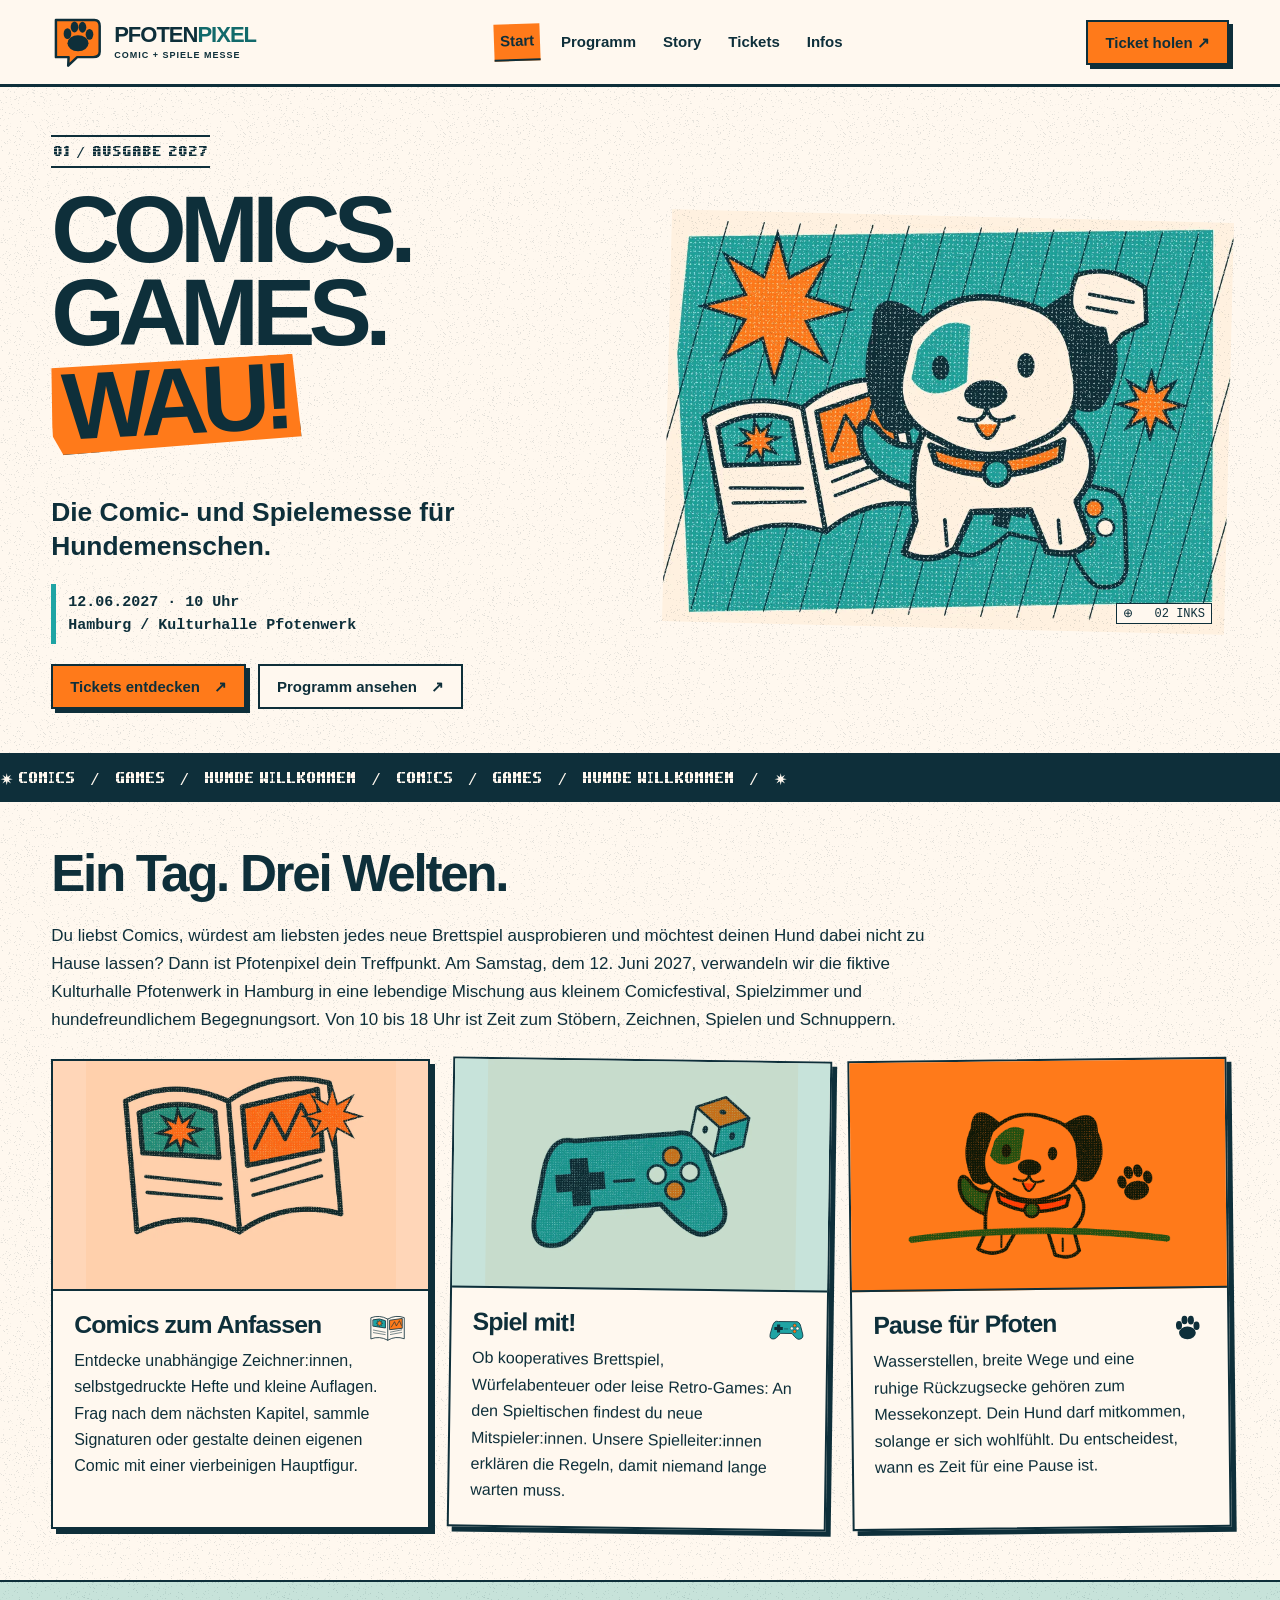
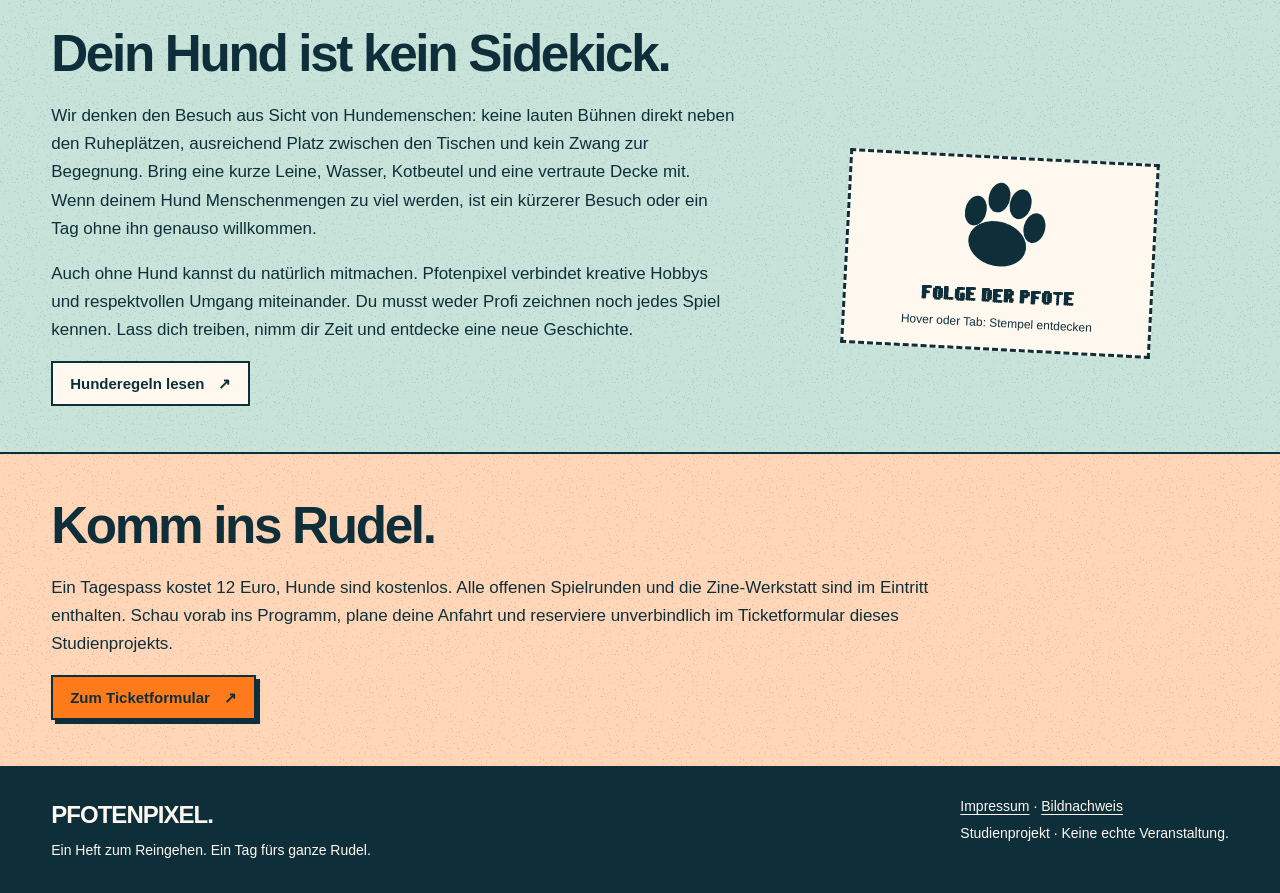
<file: index.html>
<!doctype html>
<html lang="de"><head><meta charset="utf-8"><meta name="viewport" content="width=device-width, initial-scale=1"><title>Pfotenpixel 2027 – Comic- und Spielemesse</title><meta name="description" content="Comics, Brettspiele und kreative Workshops für Menschen mit Hund: Entdecke die fiktive Pfotenpixel-Messe am 12. Juni 2027 in Hamburg."><link rel="icon" href="assets/favicon.svg" type="image/svg+xml"><link rel="apple-touch-icon" href="assets/apple-touch-icon.png"><link rel="stylesheet" href="css/style.css"><meta property="og:title" content="Pfotenpixel 2027 – Comic- und Spielemesse"><meta property="og:description" content="Comics, Brettspiele und kreative Workshops für Menschen mit Hund: Entdecke die fiktive Pfotenpixel-Messe am 12. Juni 2027 in Hamburg."><meta property="og:image" content="assets/hero.webp"><script type="application/ld+json">{"@context": "https://schema.org", "@type": "Event", "name": "Pfotenpixel – Comic- und Spielemesse", "startDate": "2027-06-12T10:00:00+02:00", "endDate": "2027-06-12T18:00:00+02:00", "location": {"@type": "Place", "name": "Kulturhalle Pfotenwerk (fiktiv)", "address": {"@type": "PostalAddress", "addressLocality": "Hamburg", "addressCountry": "DE"}}, "description": "Fiktives Studienprojekt, keine echte Veranstaltung."}</script><script src="js/script.js" defer></script></head>
<body class="page-index"><a class="skip" href="#inhalt">Zum Inhalt springen</a><header class="site-header"><div class="header-inner"><a class="brand" href="index.html" aria-label="Pfotenpixel, Startseite"><img src="assets/logo.svg" alt="" width="132" height="132"><span>PFOTEN<span>PIXEL</span><small>COMIC + SPIELE MESSE</small></span></a><nav aria-label="Hauptnavigation"><a href="index.html" aria-current="page">Start</a><a href="programm.html">Programm</a><a href="story.html">Story</a><a href="tickets.html">Tickets</a><a href="infos.html">Infos</a></nav><a class="header-ticket" href="tickets.html">Ticket holen ↗</a></div></header>
<main id="inhalt" tabindex="-1"><section class="hero home-hero"><div class="hero-copy"><p class="folio">01 / AUSGABE 2027</p><h1>COMICS.<br>GAMES.<br><span class="overprint">WAU!</span></h1><p class="lead">Die Comic- und Spielemesse für Hundemenschen.</p><div class="event-line"><time datetime="2027-06-12T10:00:00+02:00">12.06.2027 · 10 Uhr</time><span>Hamburg / Kulturhalle Pfotenwerk</span></div><div class="actions"><a class="button " href="tickets.html">Tickets entdecken <span aria-hidden="true">↗</span></a><a class="button outline" href="programm.html">Programm ansehen <span aria-hidden="true">↗</span></a></div></div><div class="hero-art"><img src="assets/hero.webp" alt="Comic-Hund Pixel mit einem offenen Comic, Gamecontroller und Sprechblase." width="900" height="660"><span class="print-mark" aria-hidden="true">⊕ &nbsp; 02 INKS</span></div></section><div class="ticker" aria-label="Comics, Games, Hunde willkommen"><span aria-hidden="true">✷ COMICS &nbsp; / &nbsp; GAMES &nbsp; / &nbsp; HUNDE WILLKOMMEN &nbsp; / &nbsp; COMICS &nbsp; / &nbsp; GAMES &nbsp; / &nbsp; HUNDE WILLKOMMEN &nbsp; / &nbsp; ✷</span></div><section class="section "><h2>Ein Tag. Drei Welten.</h2><p class="intro">Du liebst Comics, würdest am liebsten jedes neue Brettspiel ausprobieren und möchtest deinen Hund dabei nicht zu Hause lassen? Dann ist Pfotenpixel dein Treffpunkt. Am Samstag, dem 12. Juni 2027, verwandeln wir die fiktive Kulturhalle Pfotenwerk in Hamburg in eine lebendige Mischung aus kleinem Comicfestival, Spielzimmer und hundefreundlichem Begegnungsort. Von 10 bis 18 Uhr ist Zeit zum Stöbern, Zeichnen, Spielen und Schnuppern.</p><div class="feature-grid"><article class="feature"><div class="card-art"><img src="assets/comics.webp" alt="Offenes Comic-Heft mit farbigen Panels." width="900" height="660" loading="lazy"></div><div class="card-copy"><img src="assets/comic.svg" alt="" width="120" height="120" loading="lazy" class="mini-icon"><h3>Comics zum Anfassen</h3><p>Entdecke unabhängige Zeichner:innen, selbstgedruckte Hefte und kleine Auflagen. Frag nach dem nächsten Kapitel, sammle Signaturen oder gestalte deinen eigenen Comic mit einer vierbeinigen Hauptfigur.</p></div></article><article class="feature"><div class="card-art"><img src="assets/games.webp" alt="Gamecontroller und Würfel in Petrol und Orange." width="900" height="660" loading="lazy"></div><div class="card-copy"><img src="assets/game.svg" alt="" width="120" height="120" loading="lazy" class="mini-icon"><h3>Spiel mit!</h3><p>Ob kooperatives Brettspiel, Würfelabenteuer oder leise Retro-Games: An den Spieltischen findest du neue Mitspieler:innen. Unsere Spielleiter:innen erklären die Regeln, damit niemand lange warten muss.</p></div></article><article class="feature"><div class="card-art"><img src="assets/pause.png" alt="Hundemaskottchen mit Pfotenabdruck." width="900" height="660" loading="lazy"></div><div class="card-copy"><img src="assets/paw.svg" alt="" width="120" height="120" loading="lazy" class="mini-icon"><h3>Pause für Pfoten</h3><p>Wasserstellen, breite Wege und eine ruhige Rückzugsecke gehören zum Messekonzept. Dein Hund darf mitkommen, solange er sich wohlfühlt. Du entscheidest, wann es Zeit für eine Pause ist.</p></div></article></div></section><section class="section tint-teal"><h2>Dein Hund ist kein Sidekick.</h2><div class="split-note"><div><p>Wir denken den Besuch aus Sicht von Hundemenschen: keine lauten Bühnen direkt neben den Ruheplätzen, ausreichend Platz zwischen den Tischen und kein Zwang zur Begegnung. Bring eine kurze Leine, Wasser, Kotbeutel und eine vertraute Decke mit. Wenn deinem Hund Menschenmengen zu viel werden, ist ein kürzerer Besuch oder ein Tag ohne ihn genauso willkommen.</p><p>Auch ohne Hund kannst du natürlich mitmachen. Pfotenpixel verbindet kreative Hobbys und respektvollen Umgang miteinander. Du musst weder Profi zeichnen noch jedes Spiel kennen. Lass dich treiben, nimm dir Zeit und entdecke eine neue Geschichte.</p><a class="button outline" href="infos.html#faq">Hunderegeln lesen <span aria-hidden="true">↗</span></a></div><a class="hover-stamp" href="story.html"><picture><source media="(prefers-reduced-motion: reduce)" srcset="assets/stamp.png"><img src="assets/stamp.gif" alt="Animierter Pfotenstempel" width="180" height="180" loading="lazy"></picture><strong>FOLGE DER PFOTE</strong><span class="pop">Geheimlevel frei! ↗</span><span class="stamp-hint">Hover oder Tab: Stempel entdecken</span></a></div></section><section class="section closing"><h2>Komm ins Rudel.</h2><p>Ein Tagespass kostet 12 Euro, Hunde sind kostenlos. Alle offenen Spielrunden und die Zine-Werkstatt sind im Eintritt enthalten. Schau vorab ins Programm, plane deine Anfahrt und reserviere unverbindlich im Ticketformular dieses Studienprojekts.</p><a class="button " href="tickets.html">Zum Ticketformular <span aria-hidden="true">↗</span></a></section></main><footer><div class="footer-inner"><div><strong>PFOTENPIXEL.</strong><p>Ein Heft zum Reingehen. Ein Tag fürs ganze Rudel.</p></div><div><a href="infos.html#impressum">Impressum</a> · <a href="infos.html#bildnachweis">Bildnachweis</a><p>Studienprojekt · Keine echte Veranstaltung.</p></div></div></footer></body></html>
</file>
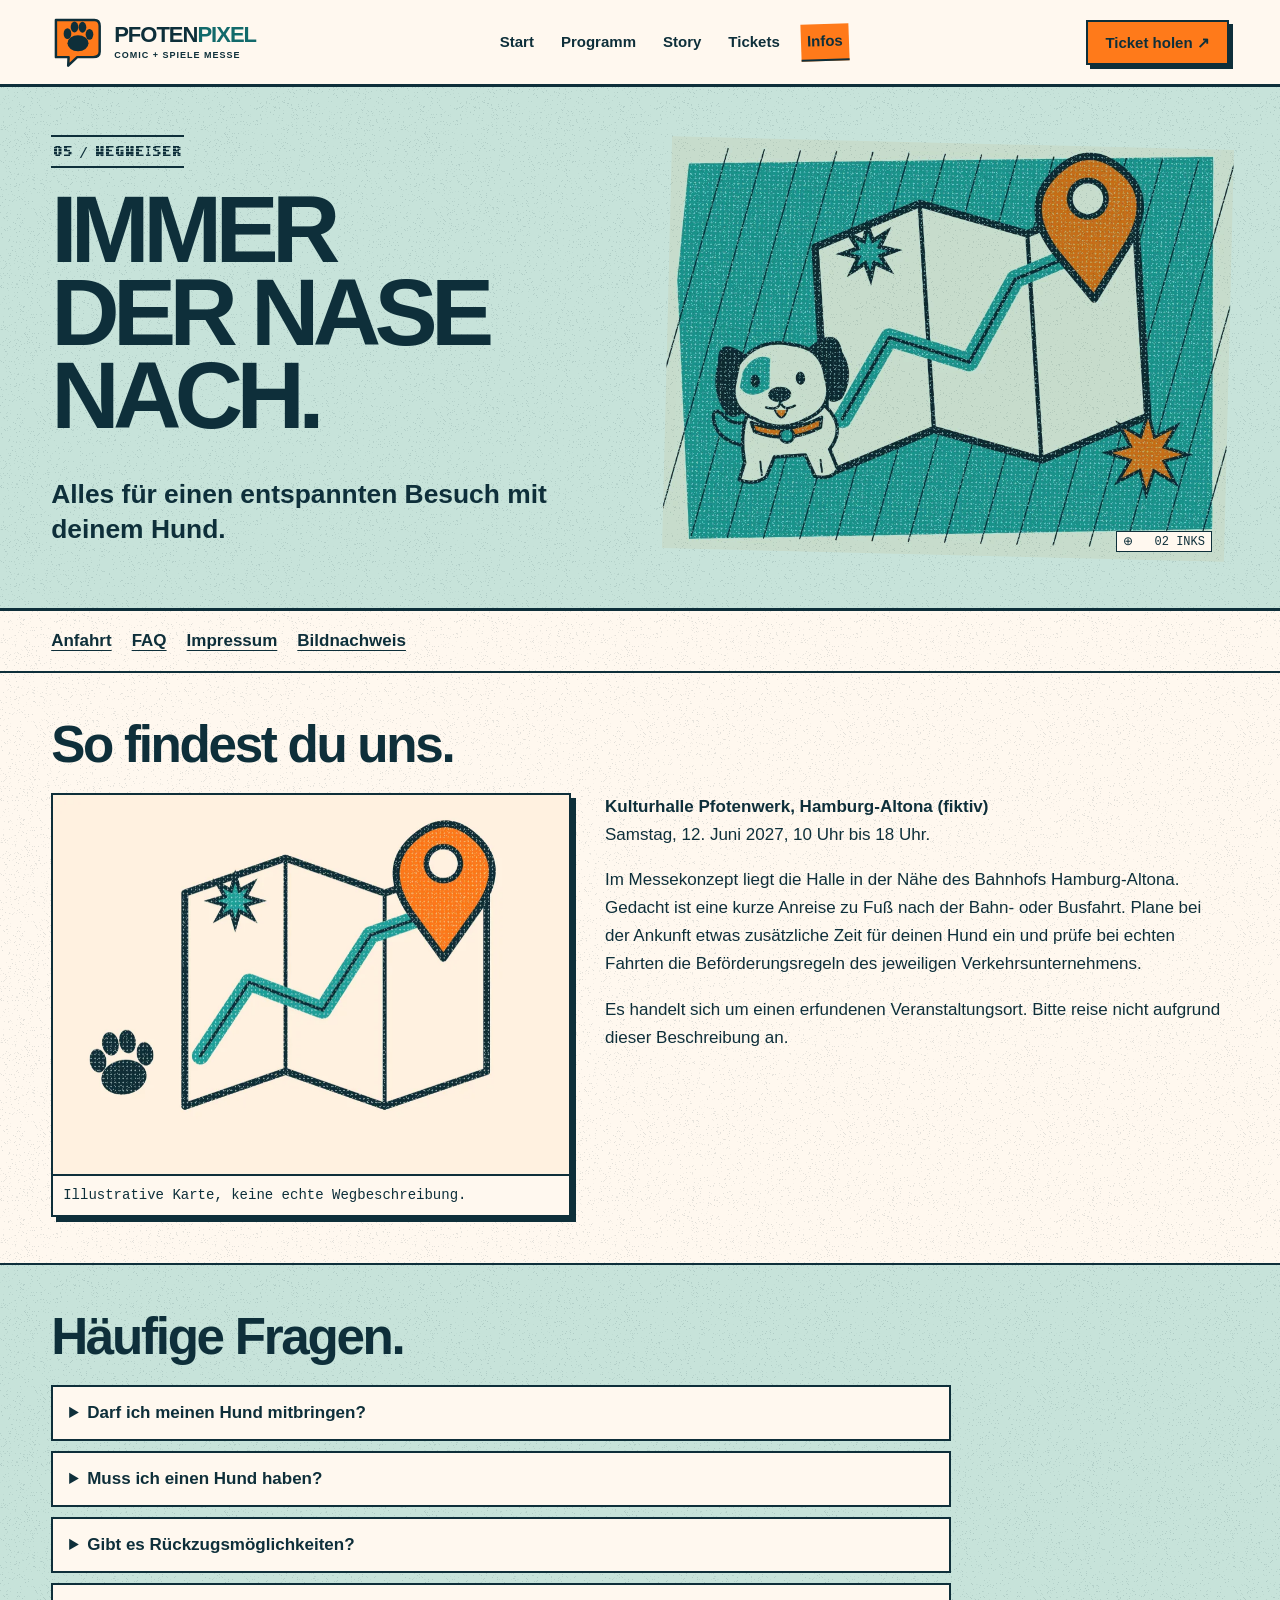
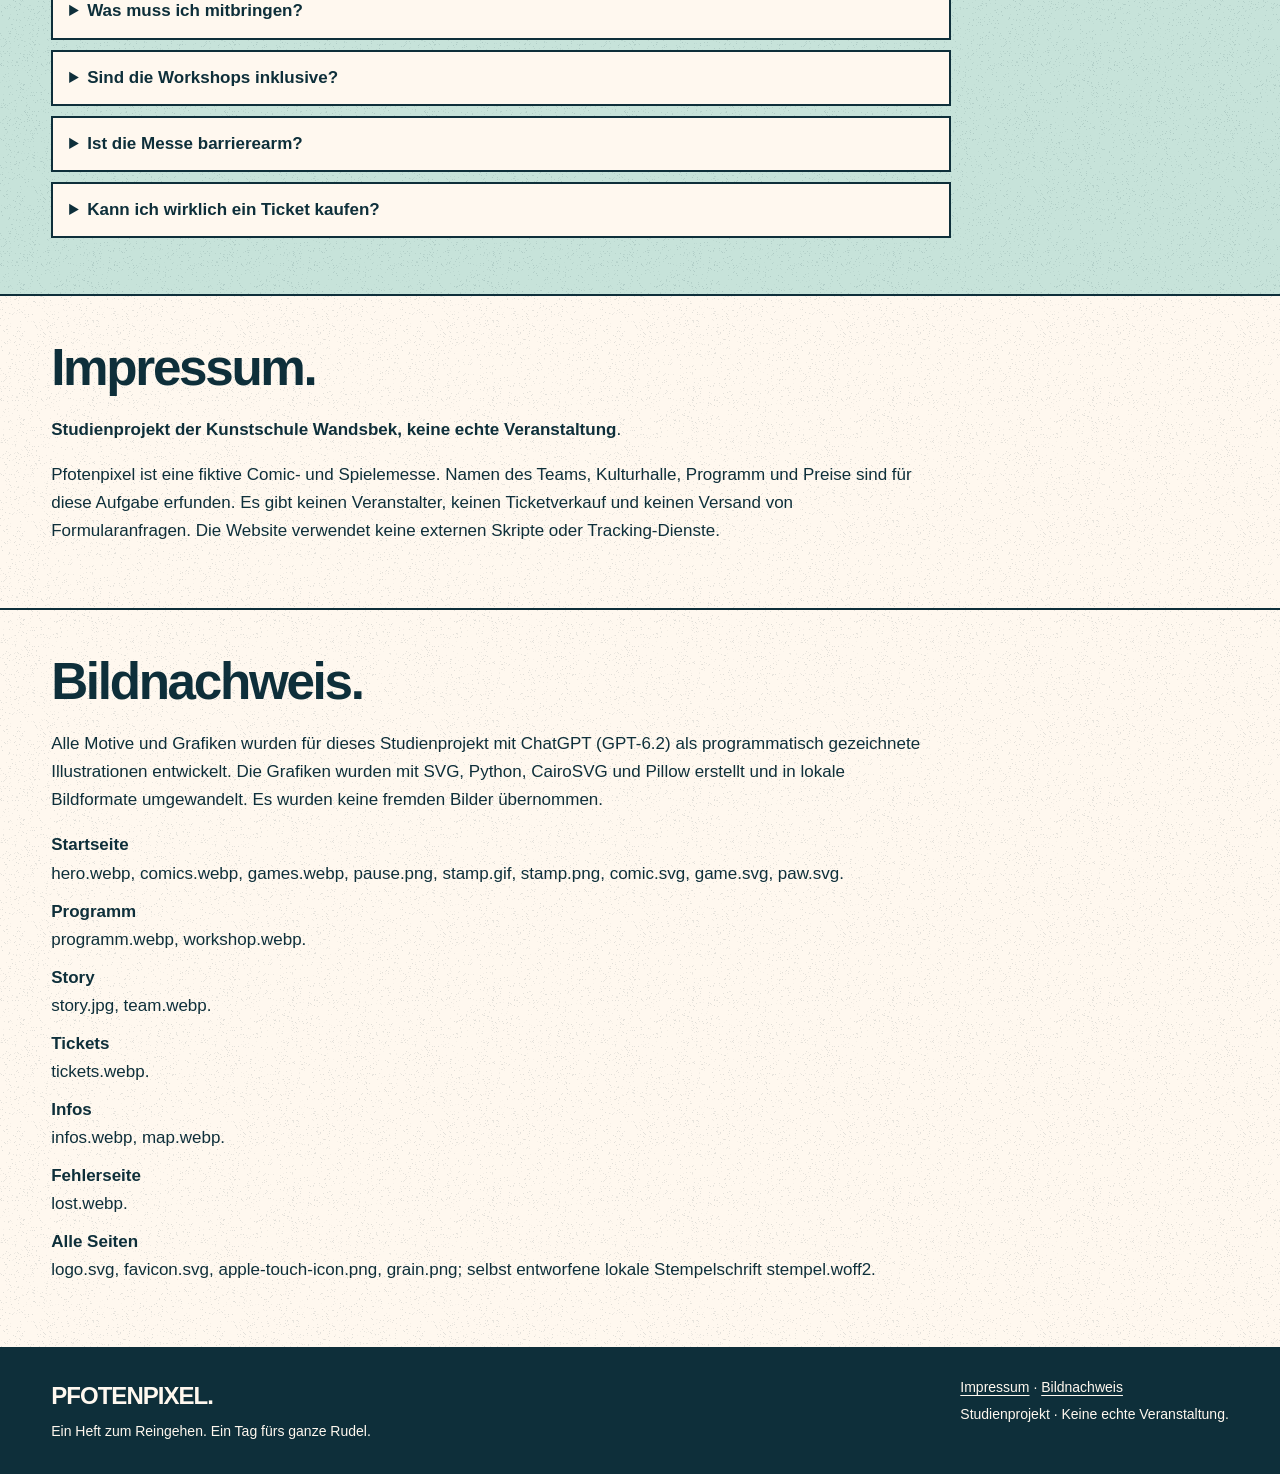
<file: infos.html>
<!doctype html>
<html lang="de"><head><meta charset="utf-8"><meta name="viewport" content="width=device-width, initial-scale=1"><title>Anfahrt und Infos – Pfotenpixel Messe 2027</title><meta name="description" content="Alles für deinen Besuch: Anfahrt, Hunderegeln, häufige Fragen, Impressum und Bildnachweise zur fiktiven Pfotenpixel-Messe in Hamburg."><link rel="icon" href="assets/favicon.svg" type="image/svg+xml"><link rel="apple-touch-icon" href="assets/apple-touch-icon.png"><link rel="stylesheet" href="css/style.css"><script src="js/script.js" defer></script></head>
<body class="page-infos"><a class="skip" href="#inhalt">Zum Inhalt springen</a><header class="site-header"><div class="header-inner"><a class="brand" href="index.html" aria-label="Pfotenpixel, Startseite"><img src="assets/logo.svg" alt="" width="132" height="132"><span>PFOTEN<span>PIXEL</span><small>COMIC + SPIELE MESSE</small></span></a><nav aria-label="Hauptnavigation"><a href="index.html">Start</a><a href="programm.html">Programm</a><a href="story.html">Story</a><a href="tickets.html">Tickets</a><a href="infos.html" aria-current="page">Infos</a></nav><a class="header-ticket" href="tickets.html">Ticket holen ↗</a></div></header>
<main id="inhalt" tabindex="-1"><section class="hero "><div class="hero-copy"><p class="folio">05 / WEGWEISER</p><h1>IMMER<br>DER NASE<br>NACH.</h1><p class="lead">Alles für einen entspannten Besuch mit deinem Hund.</p></div><div class="hero-art"><img src="assets/infos.webp" alt="Gefaltete Karte mit Wegmarkierung und Comic-Hund." width="900" height="660"><span class="print-mark" aria-hidden="true">⊕ &nbsp; 02 INKS</span></div></section><nav class="subnav" aria-label="Abschnitte auf dieser Seite"><a href="#anfahrt">Anfahrt</a><a href="#faq">FAQ</a><a href="#impressum">Impressum</a><a href="#bildnachweis">Bildnachweis</a></nav><section class="section" id="anfahrt"><h2>So findest du uns.</h2><div class="media-text"><figure><img src="assets/map.webp" alt="Schematische, nicht maßstabsgetreue Wegkarte mit Pfotensymbol." width="900" height="660" loading="lazy"><figcaption>Illustrative Karte, keine echte Wegbeschreibung.</figcaption></figure><div><p><strong>Kulturhalle Pfotenwerk, Hamburg-Altona (fiktiv)</strong><br><time datetime="2027-06-12T10:00:00+02:00">Samstag, 12. Juni 2027, 10 Uhr</time> bis <time datetime="2027-06-12T18:00:00+02:00">18 Uhr</time>.</p><p>Im Messekonzept liegt die Halle in der Nähe des Bahnhofs Hamburg-Altona. Gedacht ist eine kurze Anreise zu Fuß nach der Bahn- oder Busfahrt. Plane bei der Ankunft etwas zusätzliche Zeit für deinen Hund ein und prüfe bei echten Fahrten die Beförderungsregeln des jeweiligen Verkehrsunternehmens.</p><p>Es handelt sich um einen erfundenen Veranstaltungsort. Bitte reise nicht aufgrund dieser Beschreibung an.</p></div></div></section><section class="section tint-teal" id="faq"><h2>Häufige Fragen.</h2><details><summary>Darf ich meinen Hund mitbringen?</summary><p>Ja, im fiktiven Konzept sind sozial verträgliche Hunde willkommen. Halte deinen Hund an einer kurzen Leine und achte auf ausreichend Abstand.</p></details><details><summary>Muss ich einen Hund haben?</summary><p>Nein. Alle Comic- und Spielefans sind eingeladen, auch Menschen ohne Hund.</p></details><details><summary>Gibt es Rückzugsmöglichkeiten?</summary><p>Im Konzept ist ein ruhiger Bereich mit Wasserstellen vorgesehen. Bitte nutze ihn ohne Spielzeug, laute Gespräche oder unerwünschten Hundekontakt.</p></details><details><summary>Was muss ich mitbringen?</summary><p>Eine Leine, Kotbeutel, Wasser, eventuell eine vertraute Decke und ausreichend Zeit für Pausen.</p></details><details><summary>Sind die Workshops inklusive?</summary><p>Ja, die offenen Angebote sind im fiktiven Tagespass enthalten. Plätze in der Werkstatt werden vor Ort nach Verfügbarkeit vergeben.</p></details><details><summary>Ist die Messe barrierearm?</summary><p>Im Entwurf sind stufenlose Zugänge, breite Wege und Sitzgelegenheiten vorgesehen. Da der Ort erfunden ist, sind diese Angaben keine überprüfte Ausstattung.</p></details><details><summary>Kann ich wirklich ein Ticket kaufen?</summary><p>Nein. Diese Website ist ein Studienprojekt. Das Formular simuliert nur eine Anfrage, ohne Zahlung, Versand oder Speicherung.</p></details></section><section class="section" id="impressum"><h2>Impressum.</h2><p><strong>Studienprojekt der Kunstschule Wandsbek, keine echte Veranstaltung</strong>.</p><p>Pfotenpixel ist eine fiktive Comic- und Spielemesse. Namen des Teams, Kulturhalle, Programm und Preise sind für diese Aufgabe erfunden. Es gibt keinen Veranstalter, keinen Ticketverkauf und keinen Versand von Formularanfragen. Die Website verwendet keine externen Skripte oder Tracking-Dienste.</p></section><section class="section" id="bildnachweis"><h2>Bildnachweis.</h2><p>Alle Motive und Grafiken wurden für dieses Studienprojekt mit ChatGPT (GPT-6.2) als programmatisch gezeichnete Illustrationen entwickelt. Die Grafiken wurden mit SVG, Python, CairoSVG und Pillow erstellt und in lokale Bildformate umgewandelt. Es wurden keine fremden Bilder übernommen.</p><dl class="credits"><dt>Startseite</dt><dd>hero.webp, comics.webp, games.webp, pause.png, stamp.gif, stamp.png, comic.svg, game.svg, paw.svg.</dd><dt>Programm</dt><dd>programm.webp, workshop.webp.</dd><dt>Story</dt><dd>story.jpg, team.webp.</dd><dt>Tickets</dt><dd>tickets.webp.</dd><dt>Infos</dt><dd>infos.webp, map.webp.</dd><dt>Fehlerseite</dt><dd>lost.webp.</dd><dt>Alle Seiten</dt><dd>logo.svg, favicon.svg, apple-touch-icon.png, grain.png; selbst entworfene lokale Stempelschrift stempel.woff2.</dd></dl></section></main><footer><div class="footer-inner"><div><strong>PFOTENPIXEL.</strong><p>Ein Heft zum Reingehen. Ein Tag fürs ganze Rudel.</p></div><div><a href="infos.html#impressum">Impressum</a> · <a href="infos.html#bildnachweis">Bildnachweis</a><p>Studienprojekt · Keine echte Veranstaltung.</p></div></div></footer></body></html>
</file>
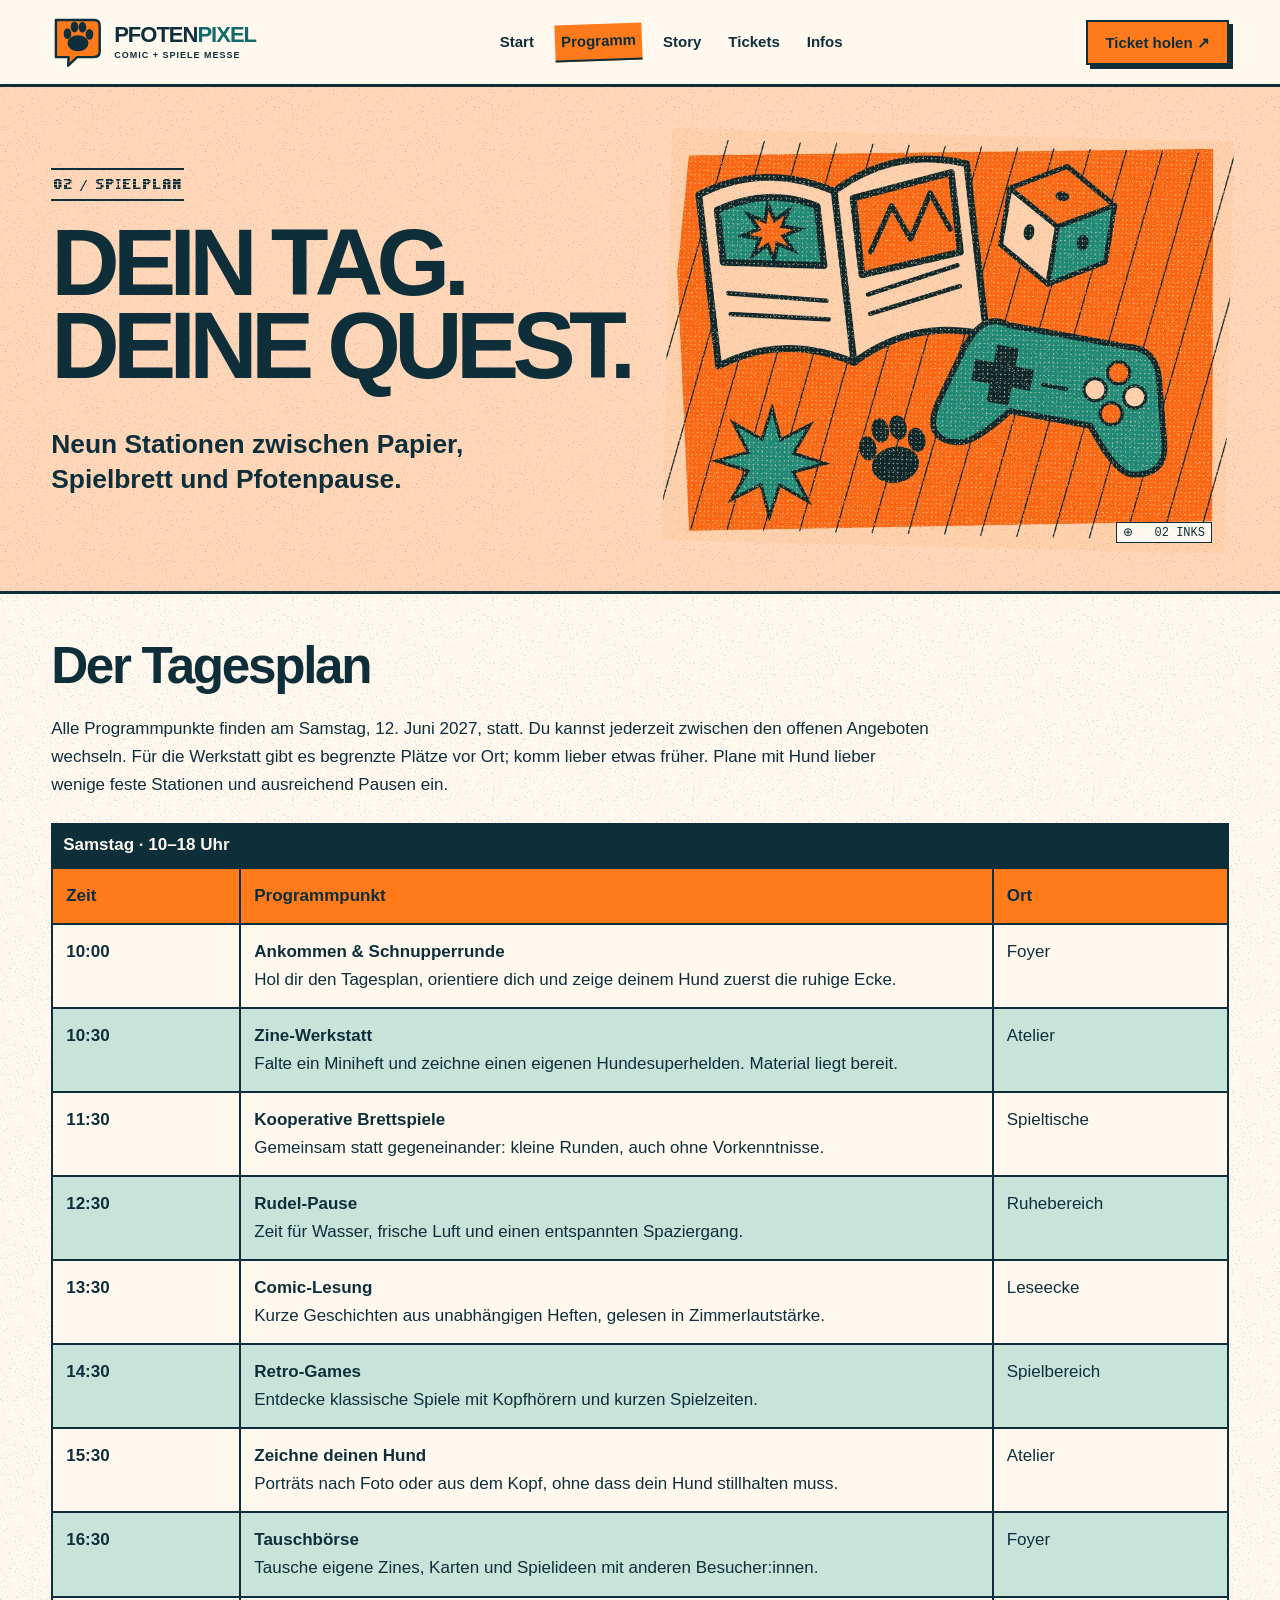
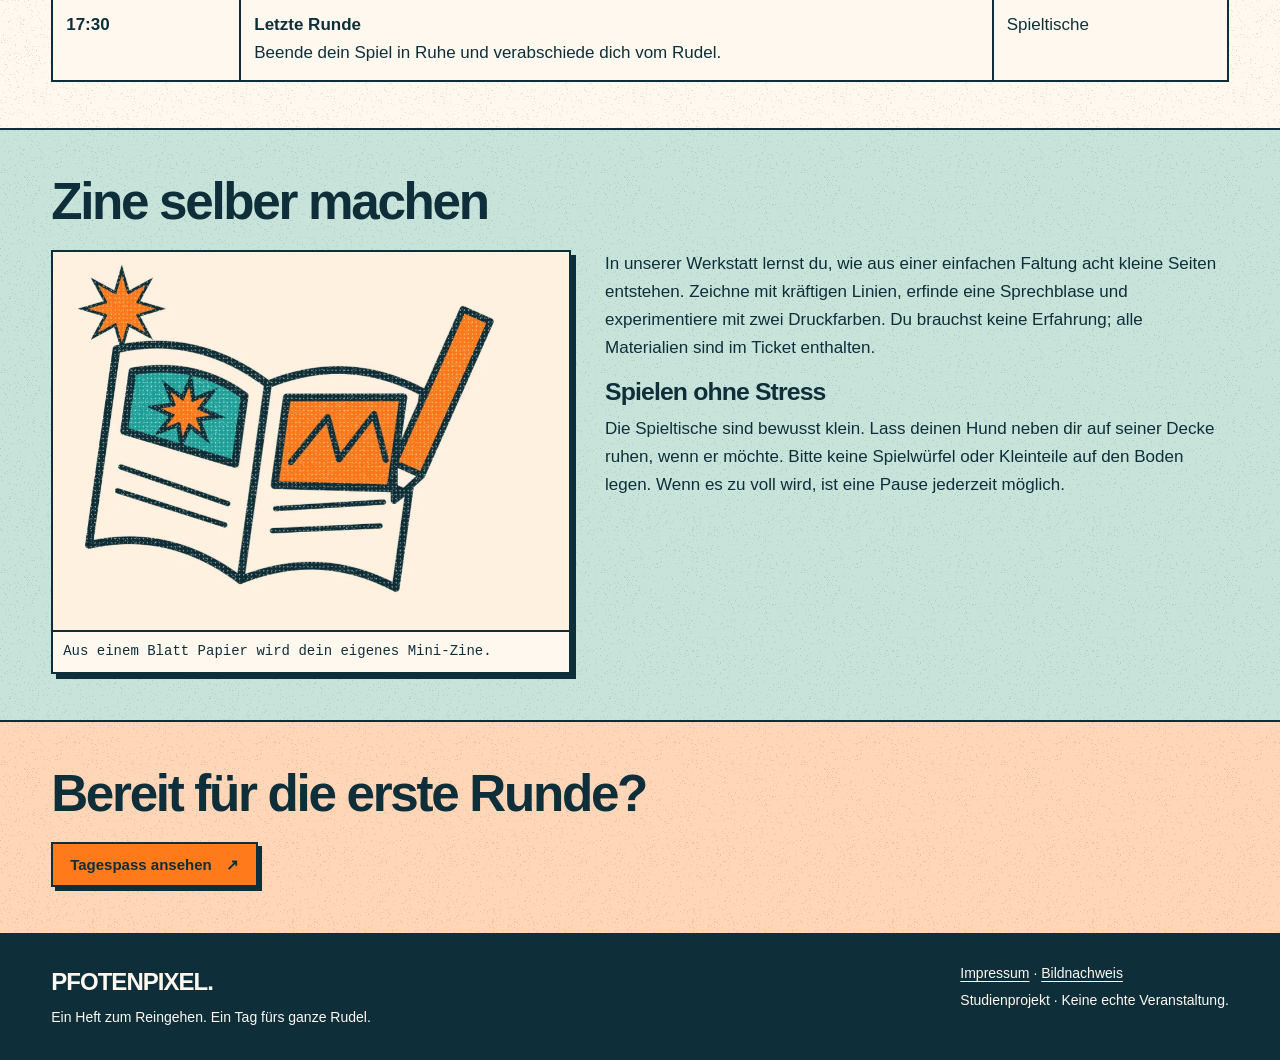
<file: programm.html>
<!doctype html>
<html lang="de"><head><meta charset="utf-8"><meta name="viewport" content="width=device-width, initial-scale=1"><title>Programm – Pfotenpixel Comic- und Spielemesse</title><meta name="description" content="Entdecke den Tagesplan der Pfotenpixel-Messe: Zine-Werkstatt, Brettspiele, Comic-Lesungen und ruhige Pausen für deinen Hund."><link rel="icon" href="assets/favicon.svg" type="image/svg+xml"><link rel="apple-touch-icon" href="assets/apple-touch-icon.png"><link rel="stylesheet" href="css/style.css"><script src="js/script.js" defer></script></head>
<body class="page-programm"><a class="skip" href="#inhalt">Zum Inhalt springen</a><header class="site-header"><div class="header-inner"><a class="brand" href="index.html" aria-label="Pfotenpixel, Startseite"><img src="assets/logo.svg" alt="" width="132" height="132"><span>PFOTEN<span>PIXEL</span><small>COMIC + SPIELE MESSE</small></span></a><nav aria-label="Hauptnavigation"><a href="index.html">Start</a><a href="programm.html" aria-current="page">Programm</a><a href="story.html">Story</a><a href="tickets.html">Tickets</a><a href="infos.html">Infos</a></nav><a class="header-ticket" href="tickets.html">Ticket holen ↗</a></div></header>
<main id="inhalt" tabindex="-1"><section class="hero "><div class="hero-copy"><p class="folio">02 / SPIELPLAN</p><h1>DEIN TAG.<br>DEINE QUEST.</h1><p class="lead">Neun Stationen zwischen Papier, Spielbrett und Pfotenpause.</p></div><div class="hero-art"><img src="assets/programm.webp" alt="Collage aus Comic, Würfel und Gamecontroller." width="900" height="660"><span class="print-mark" aria-hidden="true">⊕ &nbsp; 02 INKS</span></div></section><section class="section "><h2>Der Tagesplan</h2><p>Alle Programmpunkte finden am Samstag, 12. Juni 2027, statt. Du kannst jederzeit zwischen den offenen Angeboten wechseln. Für die Werkstatt gibt es begrenzte Plätze vor Ort; komm lieber etwas früher. Plane mit Hund lieber wenige feste Stationen und ausreichend Pausen ein.</p><table><caption>Samstag · 10–18 Uhr</caption><thead><tr><th scope="col">Zeit</th><th scope="col">Programmpunkt</th><th scope="col">Ort</th></tr></thead><tbody><tr><th scope="row"><time datetime="2027-06-12T10:00:00+02:00">10:00</time></th><td><strong>Ankommen & Schnupperrunde</strong><br>Hol dir den Tagesplan, orientiere dich und zeige deinem Hund zuerst die ruhige Ecke.</td><td>Foyer</td></tr><tr><th scope="row"><time datetime="2027-06-12T10:30:00+02:00">10:30</time></th><td><strong>Zine-Werkstatt</strong><br>Falte ein Miniheft und zeichne einen eigenen Hundesuperhelden. Material liegt bereit.</td><td>Atelier</td></tr><tr><th scope="row"><time datetime="2027-06-12T11:30:00+02:00">11:30</time></th><td><strong>Kooperative Brettspiele</strong><br>Gemeinsam statt gegeneinander: kleine Runden, auch ohne Vorkenntnisse.</td><td>Spieltische</td></tr><tr><th scope="row"><time datetime="2027-06-12T12:30:00+02:00">12:30</time></th><td><strong>Rudel-Pause</strong><br>Zeit für Wasser, frische Luft und einen entspannten Spaziergang.</td><td>Ruhebereich</td></tr><tr><th scope="row"><time datetime="2027-06-12T13:30:00+02:00">13:30</time></th><td><strong>Comic-Lesung</strong><br>Kurze Geschichten aus unabhängigen Heften, gelesen in Zimmerlautstärke.</td><td>Leseecke</td></tr><tr><th scope="row"><time datetime="2027-06-12T14:30:00+02:00">14:30</time></th><td><strong>Retro-Games</strong><br>Entdecke klassische Spiele mit Kopfhörern und kurzen Spielzeiten.</td><td>Spielbereich</td></tr><tr><th scope="row"><time datetime="2027-06-12T15:30:00+02:00">15:30</time></th><td><strong>Zeichne deinen Hund</strong><br>Porträts nach Foto oder aus dem Kopf, ohne dass dein Hund stillhalten muss.</td><td>Atelier</td></tr><tr><th scope="row"><time datetime="2027-06-12T16:30:00+02:00">16:30</time></th><td><strong>Tauschbörse</strong><br>Tausche eigene Zines, Karten und Spielideen mit anderen Besucher:innen.</td><td>Foyer</td></tr><tr><th scope="row"><time datetime="2027-06-12T17:30:00+02:00">17:30</time></th><td><strong>Letzte Runde</strong><br>Beende dein Spiel in Ruhe und verabschiede dich vom Rudel.</td><td>Spieltische</td></tr></tbody></table></section><section class="section tint-teal"><h2>Zine selber machen</h2><div class="media-text"><figure><img src="assets/workshop.webp" alt="Comic-Heft und orangefarbener Zeichenstift." width="900" height="660" loading="lazy"><figcaption>Aus einem Blatt Papier wird dein eigenes Mini-Zine.</figcaption></figure><div><p>In unserer Werkstatt lernst du, wie aus einer einfachen Faltung acht kleine Seiten entstehen. Zeichne mit kräftigen Linien, erfinde eine Sprechblase und experimentiere mit zwei Druckfarben. Du brauchst keine Erfahrung; alle Materialien sind im Ticket enthalten.</p><h3>Spielen ohne Stress</h3><p>Die Spieltische sind bewusst klein. Lass deinen Hund neben dir auf seiner Decke ruhen, wenn er möchte. Bitte keine Spielwürfel oder Kleinteile auf den Boden legen. Wenn es zu voll wird, ist eine Pause jederzeit möglich.</p></div></div></section><section class="section closing"><h2>Bereit für die erste Runde?</h2><a class="button " href="tickets.html">Tagespass ansehen <span aria-hidden="true">↗</span></a></section></main><footer><div class="footer-inner"><div><strong>PFOTENPIXEL.</strong><p>Ein Heft zum Reingehen. Ein Tag fürs ganze Rudel.</p></div><div><a href="infos.html#impressum">Impressum</a> · <a href="infos.html#bildnachweis">Bildnachweis</a><p>Studienprojekt · Keine echte Veranstaltung.</p></div></div></footer></body></html>
</file>
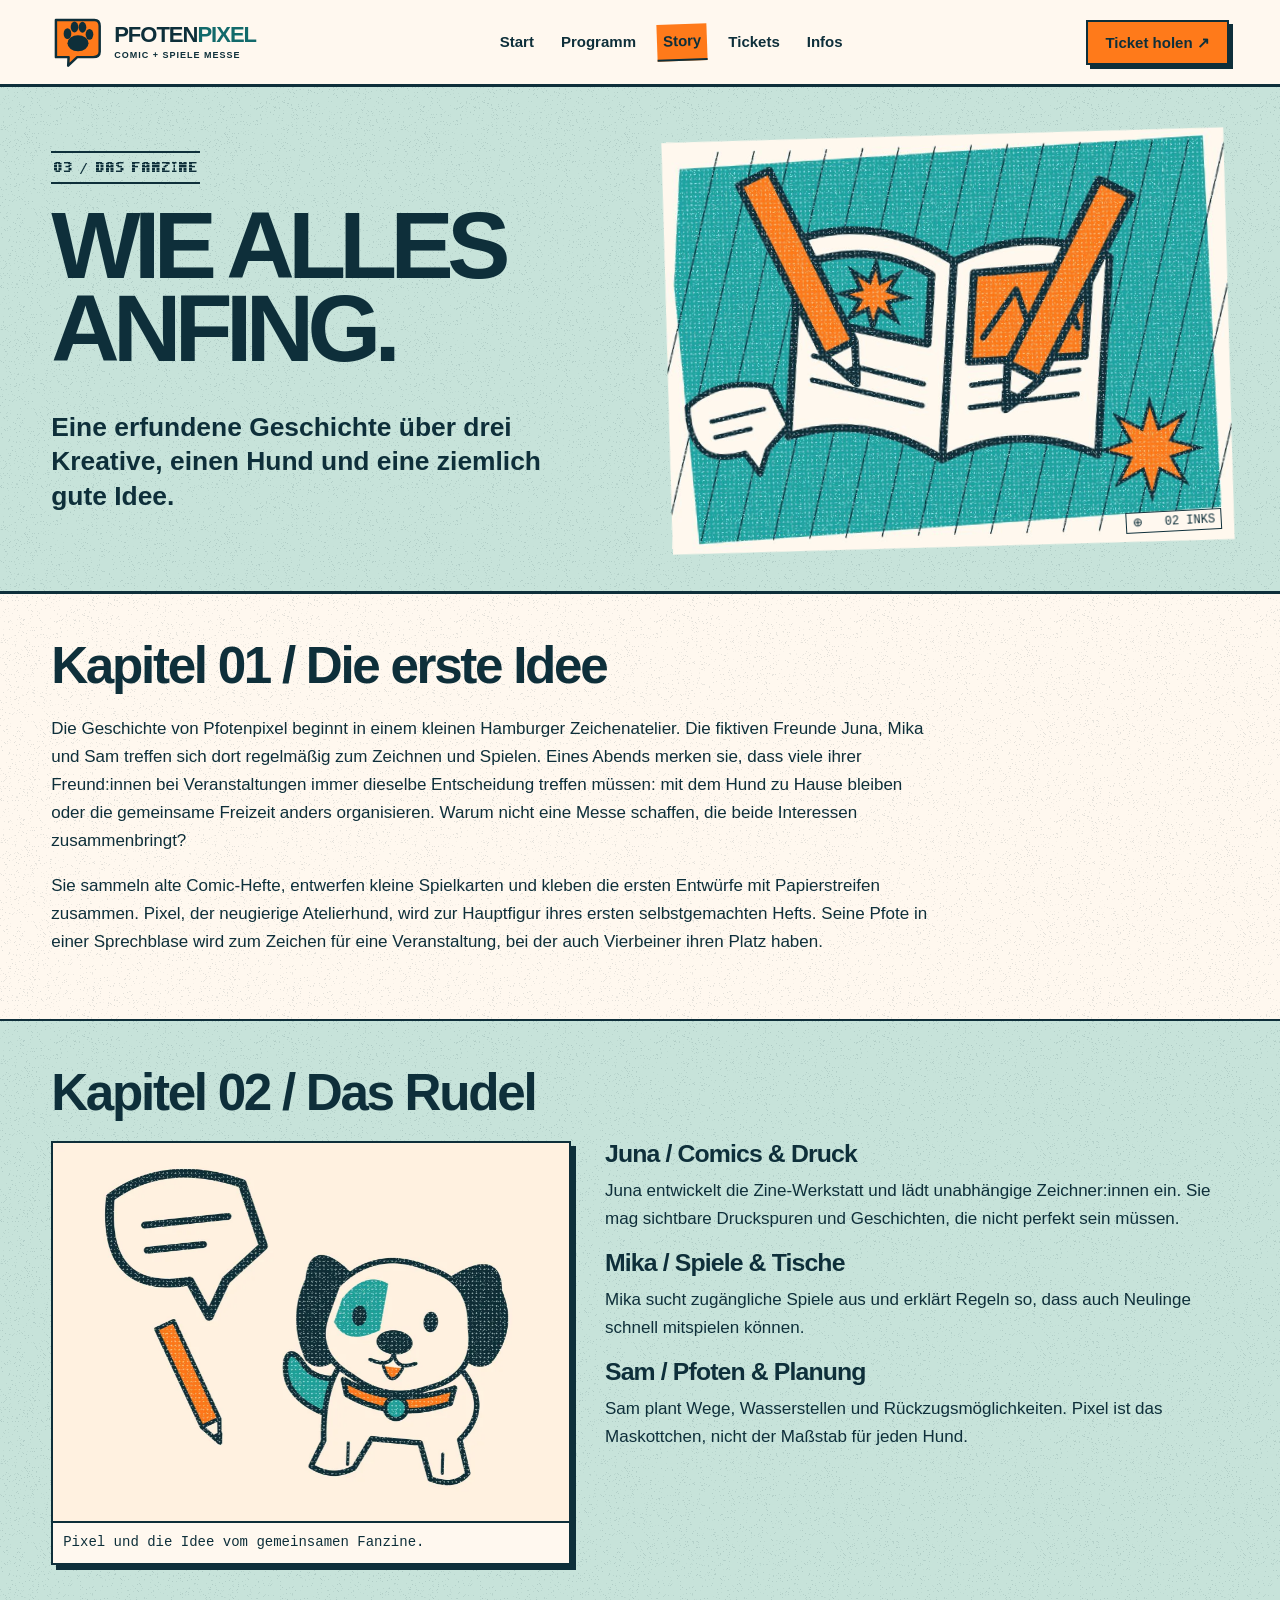
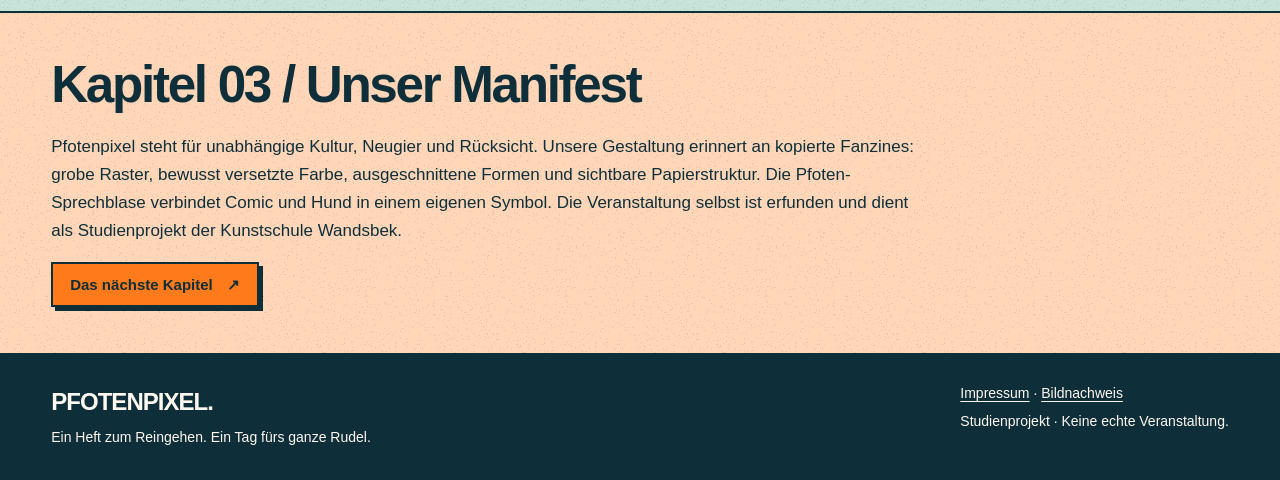
<file: story.html>
<!doctype html>
<html lang="de"><head><meta charset="utf-8"><meta name="viewport" content="width=device-width, initial-scale=1"><title>Unsere Story – Pfotenpixel und sein Rudel</title><meta name="description" content="Lerne die erfundene Geschichte und das kreative Team hinter Pfotenpixel kennen, einer Comic- und Spielemesse für Hundemenschen."><link rel="icon" href="assets/favicon.svg" type="image/svg+xml"><link rel="apple-touch-icon" href="assets/apple-touch-icon.png"><link rel="stylesheet" href="css/style.css"><script src="js/script.js" defer></script></head>
<body class="page-story"><a class="skip" href="#inhalt">Zum Inhalt springen</a><header class="site-header"><div class="header-inner"><a class="brand" href="index.html" aria-label="Pfotenpixel, Startseite"><img src="assets/logo.svg" alt="" width="132" height="132"><span>PFOTEN<span>PIXEL</span><small>COMIC + SPIELE MESSE</small></span></a><nav aria-label="Hauptnavigation"><a href="index.html">Start</a><a href="programm.html">Programm</a><a href="story.html" aria-current="page">Story</a><a href="tickets.html">Tickets</a><a href="infos.html">Infos</a></nav><a class="header-ticket" href="tickets.html">Ticket holen ↗</a></div></header>
<main id="inhalt" tabindex="-1"><section class="hero "><div class="hero-copy"><p class="folio">03 / DAS FANZINE</p><h1>WIE ALLES<br>ANFING.</h1><p class="lead">Eine erfundene Geschichte über drei Kreative, einen Hund und eine ziemlich gute Idee.</p></div><div class="hero-art"><img src="assets/story.jpg" alt="Aufgeschlagenes Zine mit Stiften und Sprechblase." width="900" height="660"><span class="print-mark" aria-hidden="true">⊕ &nbsp; 02 INKS</span></div></section><section class="section "><h2>Kapitel 01 / Die erste Idee</h2><p>Die Geschichte von Pfotenpixel beginnt in einem kleinen Hamburger Zeichenatelier. Die fiktiven Freunde Juna, Mika und Sam treffen sich dort regelmäßig zum Zeichnen und Spielen. Eines Abends merken sie, dass viele ihrer Freund:innen bei Veranstaltungen immer dieselbe Entscheidung treffen müssen: mit dem Hund zu Hause bleiben oder die gemeinsame Freizeit anders organisieren. Warum nicht eine Messe schaffen, die beide Interessen zusammenbringt?</p><p>Sie sammeln alte Comic-Hefte, entwerfen kleine Spielkarten und kleben die ersten Entwürfe mit Papierstreifen zusammen. Pixel, der neugierige Atelierhund, wird zur Hauptfigur ihres ersten selbstgemachten Hefts. Seine Pfote in einer Sprechblase wird zum Zeichen für eine Veranstaltung, bei der auch Vierbeiner ihren Platz haben.</p></section><section class="section tint-teal"><h2>Kapitel 02 / Das Rudel</h2><div class="media-text"><figure><img src="assets/team.webp" alt="Illustration von Pixel mit Sprechblase und Stift." width="900" height="660" loading="lazy"><figcaption>Pixel und die Idee vom gemeinsamen Fanzine.</figcaption></figure><div><h3>Juna / Comics &amp; Druck</h3><p>Juna entwickelt die Zine-Werkstatt und lädt unabhängige Zeichner:innen ein. Sie mag sichtbare Druckspuren und Geschichten, die nicht perfekt sein müssen.</p><h3>Mika / Spiele &amp; Tische</h3><p>Mika sucht zugängliche Spiele aus und erklärt Regeln so, dass auch Neulinge schnell mitspielen können.</p><h3>Sam / Pfoten &amp; Planung</h3><p>Sam plant Wege, Wasserstellen und Rückzugsmöglichkeiten. Pixel ist das Maskottchen, nicht der Maßstab für jeden Hund.</p></div></div></section><section class="section closing"><h2>Kapitel 03 / Unser Manifest</h2><p>Pfotenpixel steht für unabhängige Kultur, Neugier und Rücksicht. Unsere Gestaltung erinnert an kopierte Fanzines: grobe Raster, bewusst versetzte Farbe, ausgeschnittene Formen und sichtbare Papierstruktur. Die Pfoten-Sprechblase verbindet Comic und Hund in einem eigenen Symbol. Die Veranstaltung selbst ist erfunden und dient als Studienprojekt der Kunstschule Wandsbek.</p><a class="button " href="programm.html">Das nächste Kapitel <span aria-hidden="true">↗</span></a></section></main><footer><div class="footer-inner"><div><strong>PFOTENPIXEL.</strong><p>Ein Heft zum Reingehen. Ein Tag fürs ganze Rudel.</p></div><div><a href="infos.html#impressum">Impressum</a> · <a href="infos.html#bildnachweis">Bildnachweis</a><p>Studienprojekt · Keine echte Veranstaltung.</p></div></div></footer></body></html>
</file>
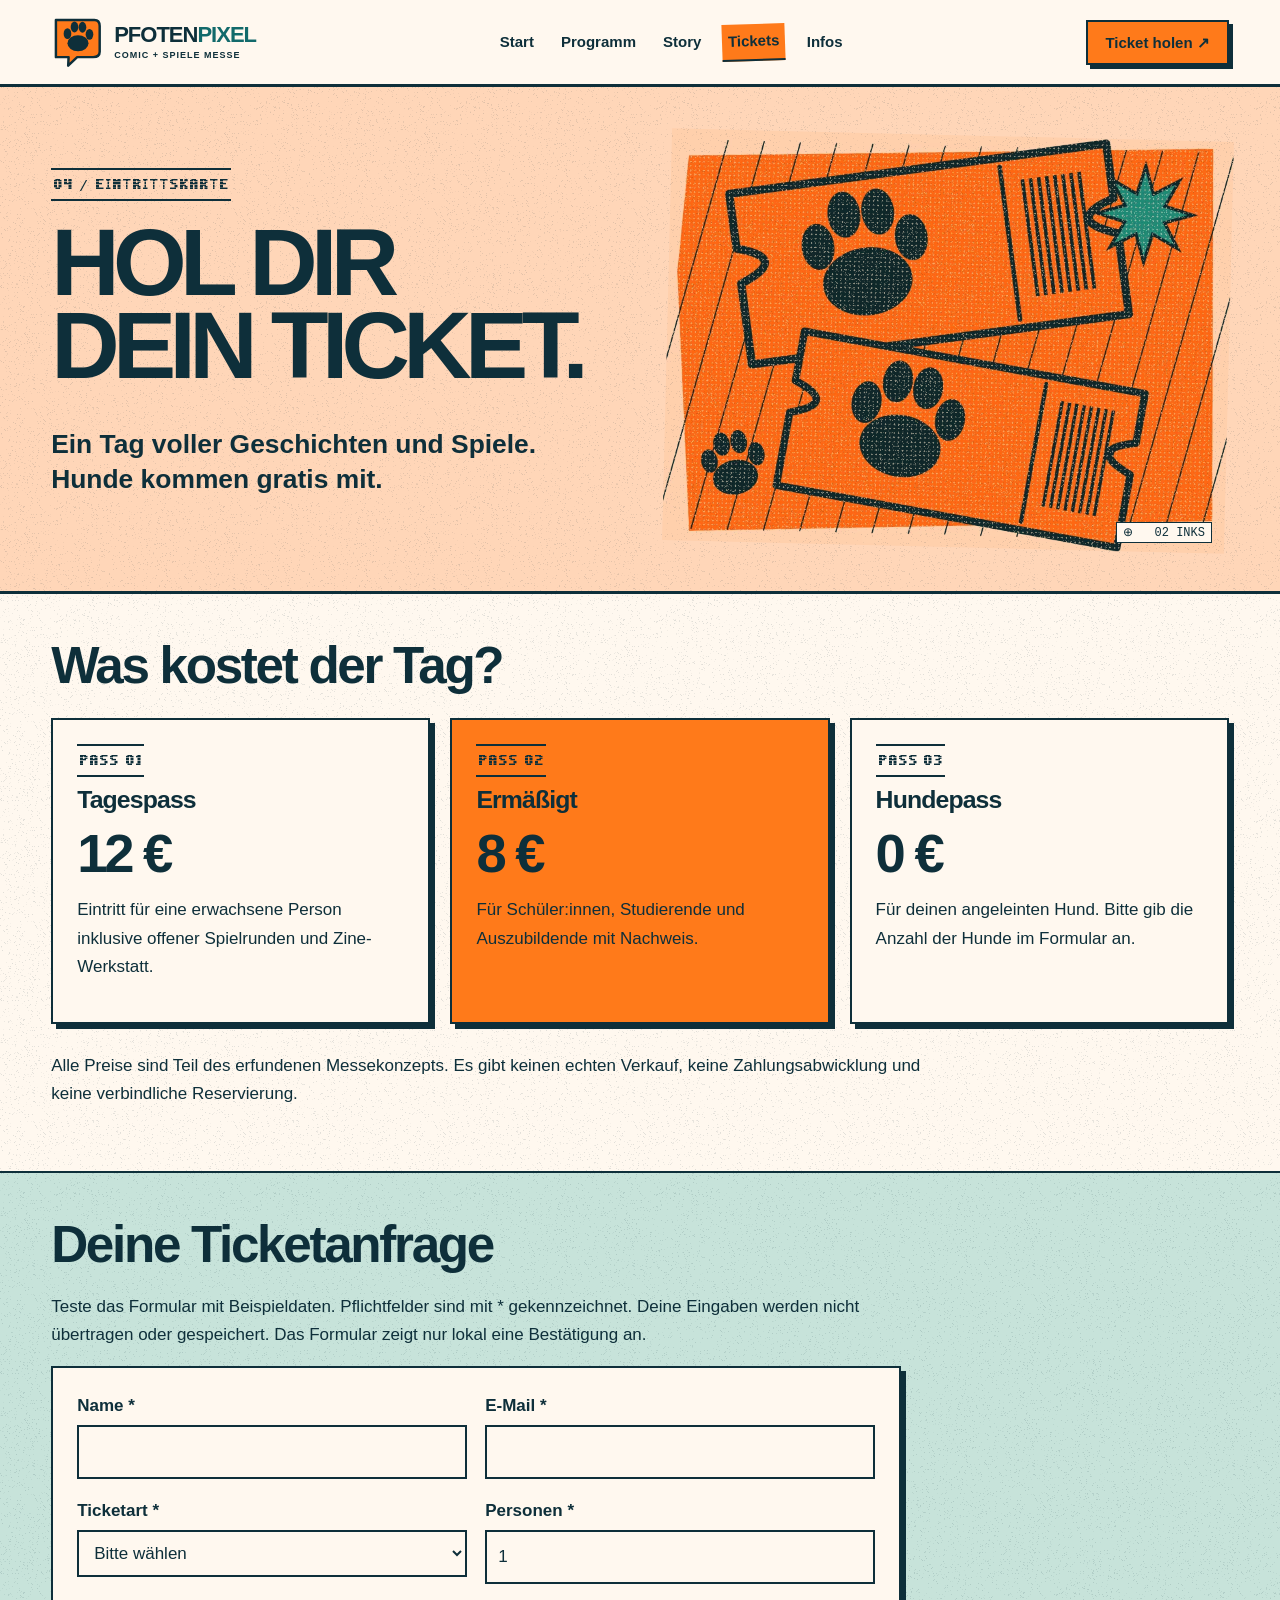
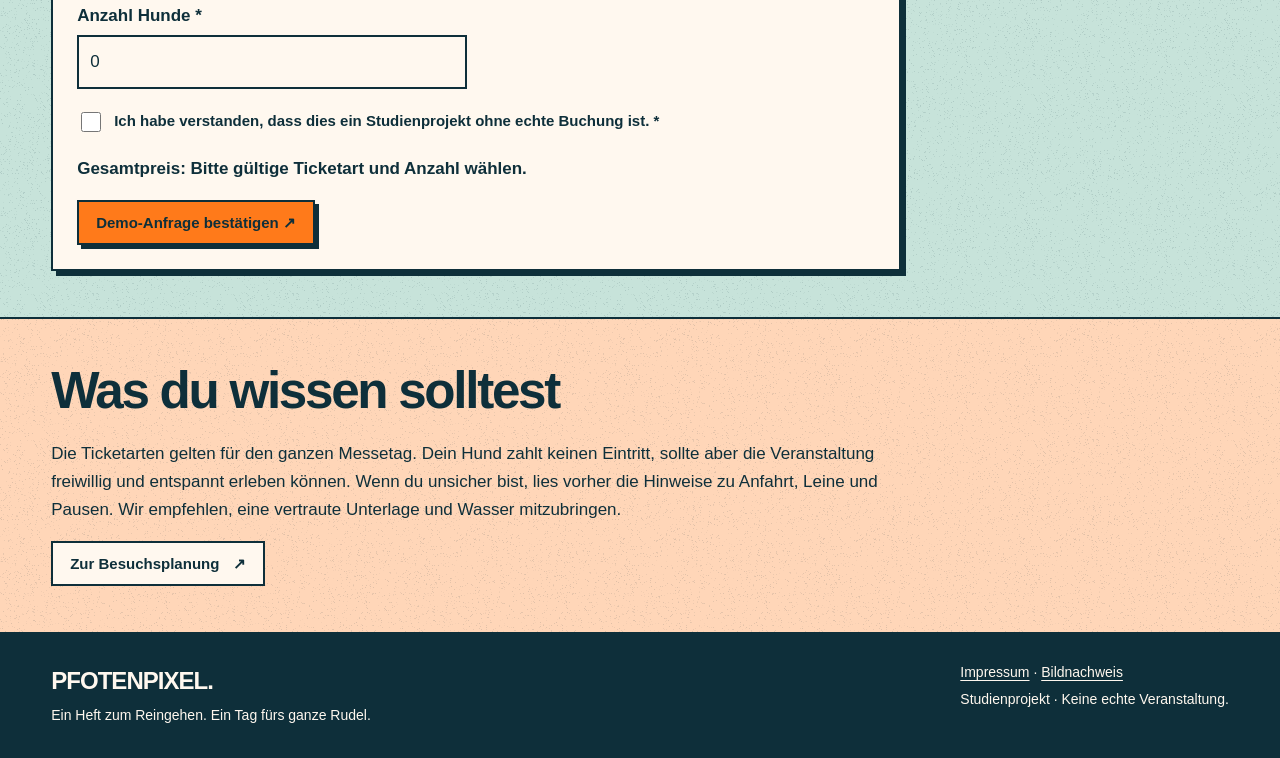
<file: tickets.html>
<!doctype html>
<html lang="de"><head><meta charset="utf-8"><meta name="viewport" content="width=device-width, initial-scale=1"><title>Tickets – Pfotenpixel Comic- und Spielemesse</title><meta name="description" content="Informiere dich über die fiktiven Ticketpreise der Pfotenpixel-Messe und teste die unverbindliche Reservierung für dich und deinen Hund."><link rel="icon" href="assets/favicon.svg" type="image/svg+xml"><link rel="apple-touch-icon" href="assets/apple-touch-icon.png"><link rel="stylesheet" href="css/style.css"><script src="js/script.js" defer></script></head>
<body class="page-tickets"><a class="skip" href="#inhalt">Zum Inhalt springen</a><header class="site-header"><div class="header-inner"><a class="brand" href="index.html" aria-label="Pfotenpixel, Startseite"><img src="assets/logo.svg" alt="" width="132" height="132"><span>PFOTEN<span>PIXEL</span><small>COMIC + SPIELE MESSE</small></span></a><nav aria-label="Hauptnavigation"><a href="index.html">Start</a><a href="programm.html">Programm</a><a href="story.html">Story</a><a href="tickets.html" aria-current="page">Tickets</a><a href="infos.html">Infos</a></nav><a class="header-ticket" href="tickets.html">Ticket holen ↗</a></div></header>
<main id="inhalt" tabindex="-1"><section class="hero "><div class="hero-copy"><p class="folio">04 / EINTRITTSKARTE</p><h1>HOL DIR<br>DEIN TICKET.</h1><p class="lead">Ein Tag voller Geschichten und Spiele. Hunde kommen gratis mit.</p></div><div class="hero-art"><img src="assets/tickets.webp" alt="Zwei gezackte orangefarbene Eintrittskarten mit Pfotensymbol." width="900" height="660"><span class="print-mark" aria-hidden="true">⊕ &nbsp; 02 INKS</span></div></section><section class="section "><h2>Was kostet der Tag?</h2><div class="price-grid"><article class="price"><p class="folio">PASS 01</p><h3>Tagespass</h3><p class="amount">12 €</p><p>Eintritt für eine erwachsene Person inklusive offener Spielrunden und Zine-Werkstatt.</p></article><article class="price featured"><p class="folio">PASS 02</p><h3>Ermäßigt</h3><p class="amount">8 €</p><p>Für Schüler:innen, Studierende und Auszubildende mit Nachweis.</p></article><article class="price"><p class="folio">PASS 03</p><h3>Hundepass</h3><p class="amount">0 €</p><p>Für deinen angeleinten Hund. Bitte gib die Anzahl der Hunde im Formular an.</p></article></div><p>Alle Preise sind Teil des erfundenen Messekonzepts. Es gibt keinen echten Verkauf, keine Zahlungsabwicklung und keine verbindliche Reservierung.</p></section><section class="section tint-teal"><h2>Deine Ticketanfrage</h2><p>Teste das Formular mit Beispieldaten. Pflichtfelder sind mit * gekennzeichnet. Deine Eingaben werden nicht übertragen oder gespeichert. Das Formular zeigt nur lokal eine Bestätigung an.</p><form id="ticketform" action="tickets.html" method="get"><div class="form-grid"><div><label for="name">Name *</label><input id="name" autocomplete="name" required></div><div><label for="email">E-Mail *</label><input id="email" type="email" autocomplete="email" required></div><div><label for="type">Ticketart *</label><select id="type" required><option value="">Bitte wählen</option><option value="12">Tagespass – 12 €</option><option value="8">Ermäßigt – 8 €</option></select></div><div><label for="quantity">Personen *</label><input id="quantity" type="number" min="1" max="6" value="1" required></div><div><label for="dogs">Anzahl Hunde *</label><input id="dogs" type="number" min="0" max="6" value="0" required></div></div><label class="check" for="rules"><input id="rules" type="checkbox" required> Ich habe verstanden, dass dies ein Studienprojekt ohne echte Buchung ist. *</label><p id="total" aria-live="polite">Gesamtpreis: Bitte Ticketart wählen.</p><button type="submit" class="button">Demo-Anfrage bestätigen ↗</button><p id="result" role="status" hidden></p><noscript><p>Die Demo-Bestätigung benötigt JavaScript. Bitte keine echten Kontaktdaten eingeben.</p></noscript></form></section><section class="section closing"><h2>Was du wissen solltest</h2><p>Die Ticketarten gelten für den ganzen Messetag. Dein Hund zahlt keinen Eintritt, sollte aber die Veranstaltung freiwillig und entspannt erleben können. Wenn du unsicher bist, lies vorher die Hinweise zu Anfahrt, Leine und Pausen. Wir empfehlen, eine vertraute Unterlage und Wasser mitzubringen.</p><a class="button outline" href="infos.html#faq">Zur Besuchsplanung <span aria-hidden="true">↗</span></a></section></main><footer><div class="footer-inner"><div><strong>PFOTENPIXEL.</strong><p>Ein Heft zum Reingehen. Ein Tag fürs ganze Rudel.</p></div><div><a href="infos.html#impressum">Impressum</a> · <a href="infos.html#bildnachweis">Bildnachweis</a><p>Studienprojekt · Keine echte Veranstaltung.</p></div></div></footer></body></html>
</file>
<file: css/style.css>
@font-face{font-family:Stempel;src:url('../fonts/stempel.woff2') format('woff2');font-display:swap}
:root{--dunkel:#0E2F3A;--hell:#FFF8EF;--akzent-1:#FF7A1A;--akzent-2:#1FA4A4;--orange-hell:#FFD6B8;--tuerkis-hell:#C7E3DA;--tuerkis-tief:#126A6B;--line:2px solid var(--dunkel)}
*{box-sizing:border-box}html{scroll-behavior:smooth}body{margin:0;background:var(--hell) url('../assets/grain.png');color:var(--dunkel);font-family:Arial,Helvetica,sans-serif;font-size:17px;line-height:1.65}a{color:inherit;text-underline-offset:.24em}a:hover{text-decoration-thickness:3px}img{max-width:100%;height:auto;display:block}p{margin:0 0 1em}h1,h2,h3{font-family:Arial,Helvetica,sans-serif;font-weight:900;line-height:1.03;letter-spacing:-.045em;margin:0 0 .42em;overflow-wrap:anywhere}h1{font-size:clamp(3rem,7.4vw,7.2rem);line-height:.88;letter-spacing:-.07em}h2{font-size:clamp(2rem,4vw,3.45rem)}h3{font-size:1.55rem;letter-spacing:-.035em}main{max-width:1400px;margin:auto}main:focus{outline:none}.skip{position:absolute;left:1rem;top:-100px;z-index:10;background:var(--hell);padding:.75rem;border:var(--line)}.skip:focus{top:.5rem}:focus-visible{outline:3px dashed var(--dunkel);outline-offset:4px;box-shadow:0 0 0 3px var(--hell)}.site-header{border-bottom:3px solid var(--dunkel);background:var(--hell)}.header-inner{max-width:1400px;margin:auto;min-height:84px;display:flex;align-items:center;justify-content:space-between;padding:12px 4%;gap:18px}.brand{display:flex;align-items:center;gap:9px;font-weight:900;line-height:1;text-decoration:none;font-size:22px;letter-spacing:-1px;flex-shrink:0}.brand img{width:54px}.brand span span{color:var(--tuerkis-tief)}.brand small{display:block;font-size:9px;letter-spacing:1px;margin-top:5px}.site-header nav{display:flex;flex-wrap:wrap;gap:4px 15px;align-items:center}.site-header nav a{font-size:15px;font-weight:700;text-decoration:none;padding:5px 6px;white-space:nowrap}.site-header nav a[aria-current=page]{background:var(--akzent-1);transform:rotate(-2deg);border-bottom:2px solid var(--dunkel)}.header-ticket,.button{display:inline-flex;align-items:center;justify-content:space-between;gap:14px;background:var(--akzent-1);color:var(--dunkel);border:var(--line);font-weight:800;text-decoration:none;box-shadow:4px 4px 0 var(--dunkel);padding:10px 17px;font-size:15px;line-height:1.4;cursor:pointer;transition:transform .2s,box-shadow .2s}.header-ticket{white-space:nowrap}.button:hover,.header-ticket:hover{transform:translate(-2px,-2px);box-shadow:6px 6px 0 var(--dunkel)}.button.outline{background:var(--hell);box-shadow:none}.hero{padding:48px 4% 44px;display:grid;grid-template-columns:minmax(0,1fr) minmax(0,.95fr);gap:2%;align-items:center;position:relative;border-bottom:3px solid var(--dunkel)}.hero-copy{position:relative;z-index:1}.folio{font-family:Stempel,monospace;font-size:15px;letter-spacing:.065em;font-weight:normal;margin-bottom:20px;line-height:1.3;display:inline-block;border-top:2px solid var(--dunkel);border-bottom:2px solid var(--dunkel);padding:6px 2px 3px}.hero .lead{font-size:clamp(1.15rem,2.1vw,1.65rem);font-weight:700;line-height:1.3;max-width:520px;margin-bottom:18px}.overprint{display:inline-block;color:var(--dunkel);background:var(--akzent-1);box-shadow:5px 5px 0 var(--dunkel);transform:rotate(-3deg);padding:0 .12em .06em;clip-path:polygon(1% 2%,98% 0,100% 93%,4% 100%,0 78%);margin:6px 0}.hero-art{position:relative;min-width:0}.hero-art img{width:100%;mix-blend-mode:multiply;transform:rotate(1.4deg)}.print-mark{position:absolute;bottom:1%;right:3%;background:var(--hell);padding:2px 6px;font:12px monospace;border:1px solid var(--dunkel)}.event-line{display:flex;flex-direction:column;gap:2px;font:700 15px/1.4 monospace;border-left:5px solid var(--akzent-2);padding:8px 12px;margin:20px 0}.actions{display:flex;flex-wrap:wrap;gap:12px}.ticker{overflow:hidden;background:var(--dunkel);color:var(--hell);padding:10px 0;font-family:Stempel,monospace;font-size:16px;white-space:nowrap}.ticker span{display:block;min-width:max-content;animation:marquee 24s linear infinite}@keyframes marquee{to{transform:translateX(-30%)}}.section{padding:46px 4%;border-bottom:2px solid var(--dunkel)}.section>h2{max-width:900px}.section>p,.intro{max-width:880px}.feature-grid,.price-grid{display:grid;grid-template-columns:repeat(3,minmax(0,1fr));gap:20px;margin:25px 0 5px}.feature{border:var(--line);background:var(--hell);box-shadow:5px 5px 0 var(--dunkel);position:relative}.feature:nth-child(2){transform:rotate(.8deg)}.feature:nth-child(3){transform:rotate(-.65deg)}.card-art{background:var(--orange-hell);border-bottom:var(--line);overflow:hidden}.feature:nth-child(2) .card-art{background:var(--tuerkis-hell)}.feature:nth-child(3) .card-art{background:var(--akzent-1)}.card-art img{width:100%;aspect-ratio:1.65;object-fit:contain;mix-blend-mode:multiply;transition:transform .25s}.feature:hover .card-art img{transform:scale(1.07) rotate(-2deg)}.card-copy{padding:21px;position:relative}.card-copy p{font-size:16px;margin:0}.mini-icon{width:38px;height:38px;float:right;margin-left:8px}.tint-teal{background:var(--tuerkis-hell) url('../assets/grain.png')}.split-note,.media-text{display:grid;grid-template-columns:minmax(0,1.5fr) minmax(0,1fr);gap:34px;align-items:center}.media-text{grid-template-columns:minmax(0,1fr) minmax(0,1.2fr);align-items:start}.media-text figure{margin:0;border:var(--line);background:var(--hell);box-shadow:5px 5px 0 var(--dunkel)}.media-text figure img{width:100%;mix-blend-mode:multiply}.media-text figcaption{border-top:var(--line);padding:10px;font:14px/1.4 monospace}.hover-stamp{display:flex;flex-direction:column;align-items:center;justify-content:center;position:relative;text-decoration:none;border:3px dashed var(--dunkel);background:var(--hell);padding:15px;transform:rotate(3deg);max-width:310px;width:100%;margin:auto;transition:transform .25s}.hover-stamp picture{width:110px}.hover-stamp strong{font-family:Stempel,monospace;font-size:18px}.hover-stamp .pop{background:var(--akzent-1);border:var(--line);padding:7px 12px;box-shadow:3px 3px 0 var(--dunkel);position:absolute;top:0;right:0;opacity:0;transform:translateY(12px) scale(.7);transition:transform .25s,opacity .25s}.hover-stamp:hover,.hover-stamp:focus-visible{transform:rotate(-3deg) scale(1.05)}.hover-stamp:hover .pop,.hover-stamp:focus-visible .pop{opacity:1;transform:translateY(-14px) scale(1)}.stamp-hint{font-size:12px;text-align:center}.closing{background:var(--orange-hell) url('../assets/grain.png')}.page-programm .hero{background:var(--orange-hell) url('../assets/grain.png')}.page-story .hero{background:var(--tuerkis-hell) url('../assets/grain.png')}.page-story .hero-art{transform:rotate(-3deg)}.page-tickets .hero{background:var(--orange-hell) url('../assets/grain.png')}.page-infos .hero{background:var(--tuerkis-hell) url('../assets/grain.png')}.page-404 .hero{background:var(--orange-hell)}.hero-copy>.button{margin:8px 10px 0 0}table{border-collapse:collapse;width:100%;table-layout:fixed;margin-top:24px;background:var(--hell)}caption{text-align:left;font-weight:bold;background:var(--dunkel);color:var(--hell);padding:8px 12px}th,td{border:var(--line);padding:13px;text-align:left;vertical-align:top;overflow-wrap:anywhere}thead{background:var(--akzent-1)}th:first-child{width:16%}th:last-child{width:20%}tbody tr:nth-child(even){background:var(--tuerkis-hell)}.price{padding:24px;border:var(--line);box-shadow:5px 5px 0 var(--dunkel);background:var(--hell)}.price.featured{background:var(--akzent-1)}.price .folio{margin-bottom:10px}.amount{font-size:3.4rem;line-height:1;font-weight:900;letter-spacing:-.06em;margin:15px 0}.price-grid{margin-bottom:28px}form{max-width:850px;padding:24px;border:var(--line);background:var(--hell);box-shadow:5px 5px 0 var(--dunkel)}.form-grid{display:grid;grid-template-columns:repeat(2,minmax(0,1fr));gap:18px}label{display:block;font-weight:700;margin-bottom:5px}input,select{width:100%;min-width:0;background:var(--hell);color:var(--dunkel);border:var(--line);padding:11px;font:inherit;border-radius:0}.check{display:flex;align-items:flex-start;gap:10px;margin:20px 0;font-size:15px}.check input{width:20px;height:20px;accent-color:var(--dunkel);flex-shrink:0}#total{font-weight:800}#result{margin:20px 0 0;border-left:5px solid var(--akzent-2);padding:12px;background:var(--tuerkis-hell)}.subnav{display:flex;flex-wrap:wrap;gap:20px;padding:16px 4%;border-bottom:var(--line);font-weight:bold}.subnav a:hover{background:var(--orange-hell)}details{border:var(--line);background:var(--hell);margin:10px 0;max-width:900px}summary{padding:12px 16px;font-weight:800;cursor:pointer}details[open] summary{background:var(--akzent-1);border-bottom:var(--line)}details p{padding:12px 16px;margin:0}.credits dt{font-weight:800}.credits dd{margin:0 0 10px;overflow-wrap:anywhere}footer{background:var(--dunkel);color:var(--hell)}.footer-inner{max-width:1400px;margin:auto;padding:27px 4%;display:flex;justify-content:space-between;gap:20px;font-size:14px}.footer-inner strong{font-size:24px;letter-spacing:-.04em}.footer-inner p{margin:4px 0}.footer-inner a:focus-visible{outline-color:var(--hell)}
@media(max-width:900px){.header-inner{flex-wrap:wrap;gap:8px}.site-header nav{order:3;flex-basis:100%;justify-content:flex-start}.hero{padding-top:30px;gap:3%}.hero .lead{font-size:1.25rem}.feature-grid{gap:13px}.card-copy{padding:14px}.header-ticket{margin-left:auto}.price{padding:14px}}
@media(max-width:620px){body{font-size:16px}.header-inner{padding:10px 5%}.brand{font-size:19px}.brand img{width:42px}.brand small{font-size:8px}.header-ticket{font-size:12px;padding:7px 8px}.site-header nav{gap:3px 5px}.site-header nav a{font-size:13px;padding:5px 5px}.hero{grid-template-columns:1fr;padding:28px 5% 22px;gap:24px}h1{font-size:clamp(3rem,12vw,5rem)}.hero-art img{transform:none}.section{padding:33px 5%}.feature-grid,.price-grid,.split-note,.media-text,.form-grid{grid-template-columns:1fr}.feature:nth-child(n){transform:none}.card-art img{aspect-ratio:1.9}.feature-grid{gap:20px}.footer-inner{flex-direction:column}.subnav{gap:12px;font-size:14px}th,td{padding:7px;font-size:13px}th:first-child{width:19%}th:last-child{width:23%}form{padding:15px}.actions{gap:10px}.button{font-size:14px;padding:10px 12px}.hover-stamp{margin:5px auto}.folio{margin-bottom:14px}.page-story .hero-art{transform:none}}
@media(prefers-reduced-motion:reduce){*,*::before,*::after{animation:none!important;transition:none!important;scroll-behavior:auto!important}.hover-stamp:hover,.hover-stamp:focus-visible{transform:rotate(3deg)}.hover-stamp:hover .pop,.hover-stamp:focus-visible .pop{transform:none}}
@media print{.site-header nav,.header-ticket,footer,.skip,.subnav,.ticker,.button,.hover-stamp{display:none!important}body,.section,.hero{background:var(--hell)!important}main{max-width:none}.hero{grid-template-columns:1fr 1fr}h1{font-size:36pt}.section{padding:15px 0}img{max-height:240px;object-fit:contain}.feature-grid,.price-grid{gap:8px}.feature,.price,form{box-shadow:none;break-inside:avoid}details p{display:block}a{text-decoration:none}}
/* The main poster reacts immediately; the separate stamp also reveals a message. */
.home-hero .hero-art img{transition:transform .3s ease}.home-hero .hero-art:hover img{transform:rotate(-1deg) scale(1.035)}
.ticker span{animation:none}
@media(prefers-reduced-motion:reduce){.home-hero .hero-art:hover img{transform:none}}
</file>
